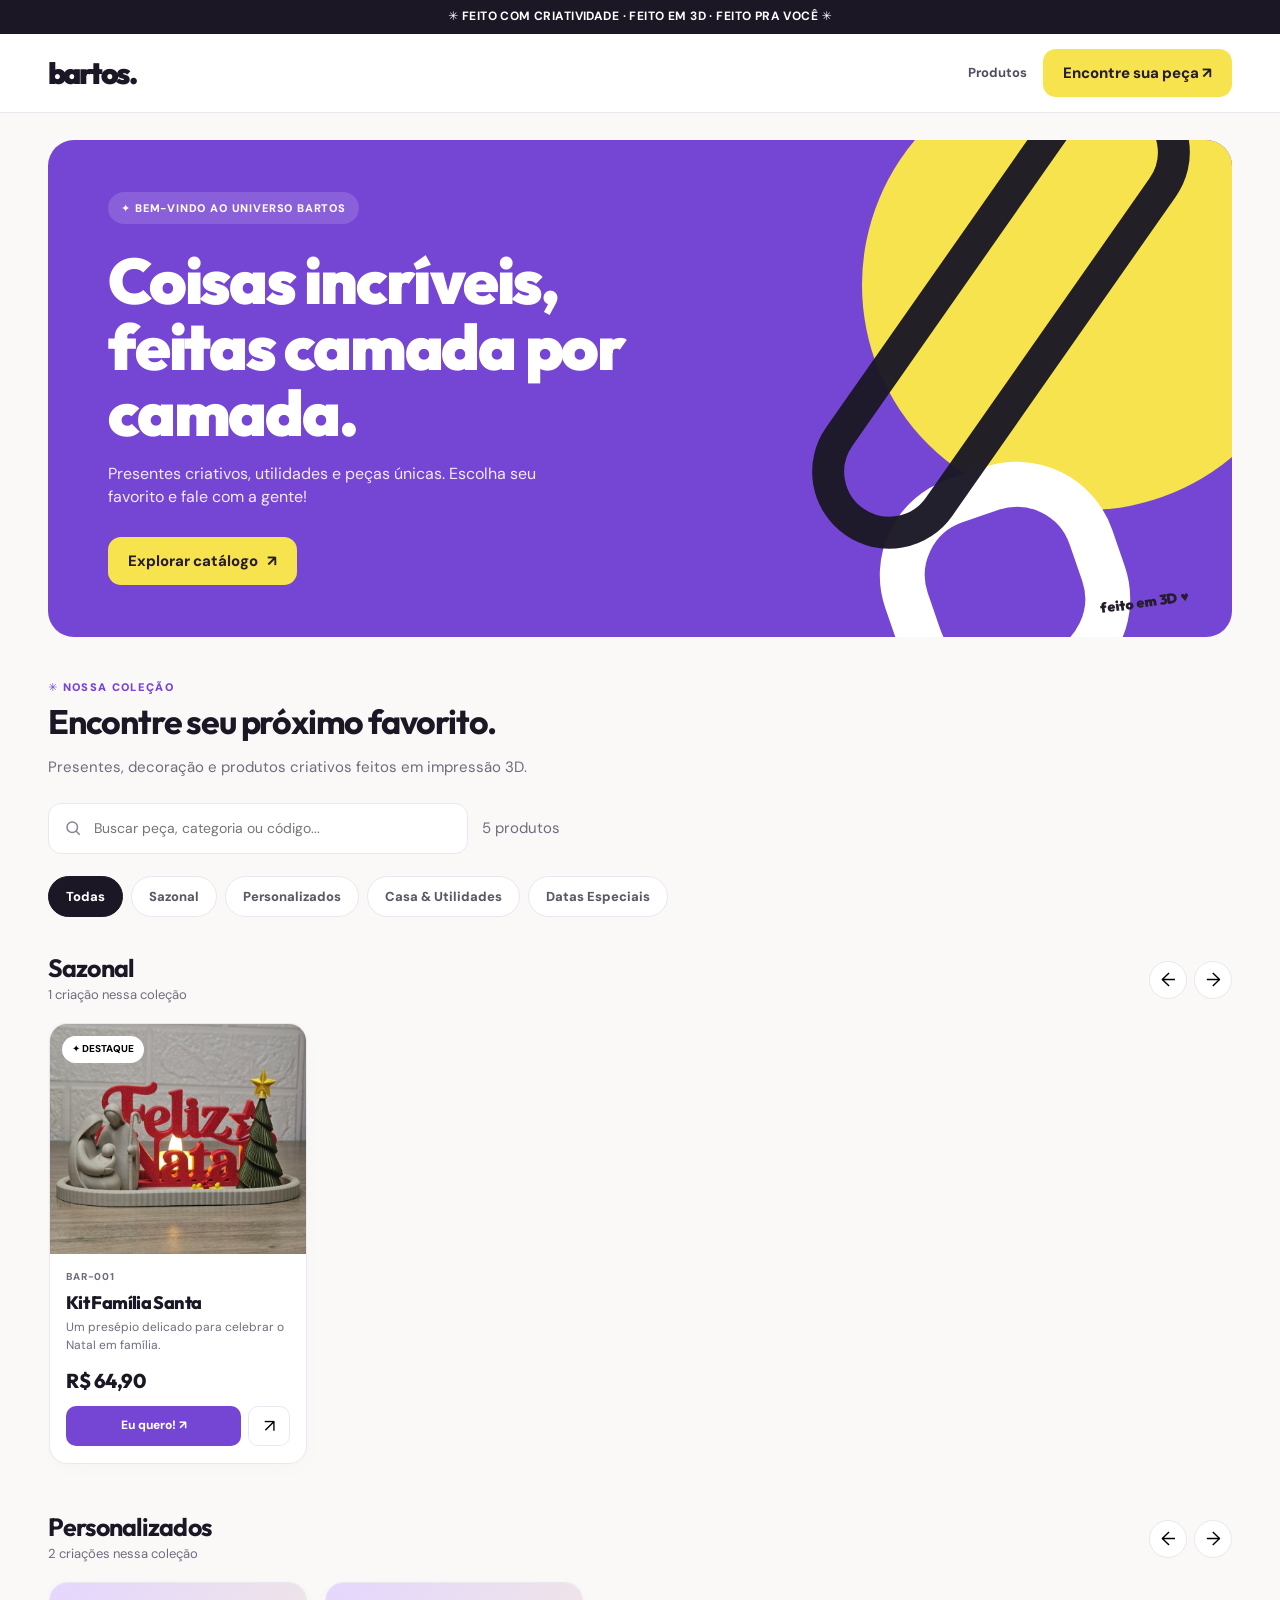
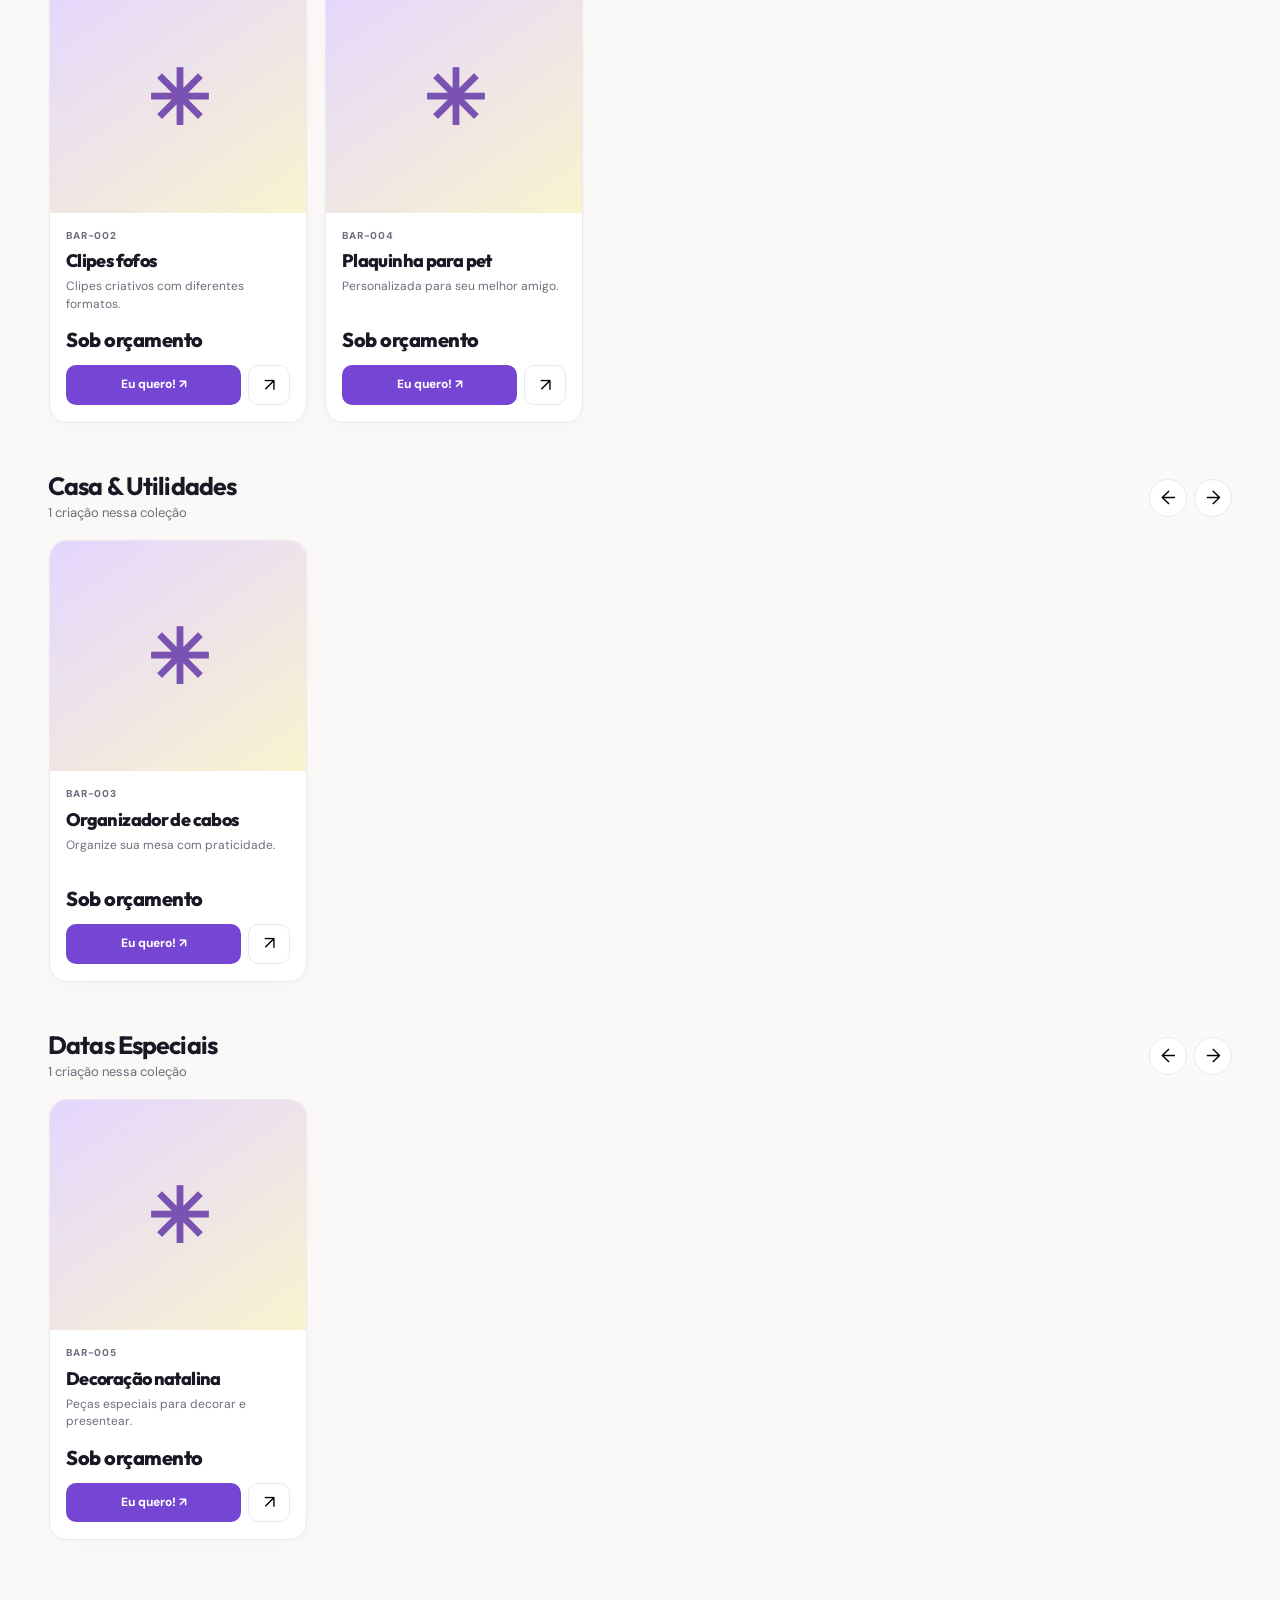
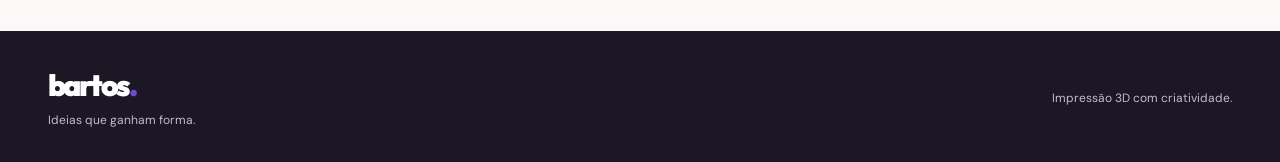
<file: index.html>
<!doctype html>
<html lang="pt-BR">
<head>
  <meta charset="utf-8">
  <meta name="viewport" content="width=device-width, initial-scale=1">
  <meta name="theme-color" content="#7545d4">
  <meta name="description" content="Catálogo de produtos e personalizados impressos em 3D pela Bartos.">
  <title>Bartos — Catálogo de Impressão 3D</title>
  <link rel="stylesheet" href="styles.css">
  <script defer src="catalogo.js"></script>
</head>
<body>
  <div class="announcement">✳ FEITO COM CRIATIVIDADE · FEITO EM 3D · FEITO PRA VOCÊ ✳</div>
  <header class="site-header"><div class="container header-content">
    <a class="brand" href="./" id="brand" aria-label="Bartos, voltar ao início">bartos<span class="brand-dot">.</span></a>
    <nav class="header-actions" aria-label="Atalhos">
      <a href="#produtos" class="header-link">Produtos</a>
      <a id="instagram-link" class="header-link hidden" target="_blank" rel="noopener noreferrer">Instagram ↗</a>
      <a class="btn yellow" id="header-whatsapp" href="#produtos">Encontre sua peça ↗</a>
    </nav>
  </div></header>
  <main>
    <section class="hero-area"><div class="container">
      <div class="hero">
        <div class="hero-copy">
          <span class="tag eyebrow">✦ BEM-VINDO AO UNIVERSO BARTOS</span>
          <h1 id="hero-title">Coisas incríveis, feitas camada por camada.</h1>
          <p id="hero-subtitle">Presentes criativos, utilidades e peças únicas. Escolha seu favorito e fale com a gente!</p>
          <a href="#produtos" class="btn yellow">Explorar catálogo <span aria-hidden="true">↗</span></a>
        </div>
        <div class="hero-blob" aria-hidden="true"></div>
        <span class="hero-note">feito em 3D ♥</span>
      </div>
    </div></section>
    <section id="produtos" class="catalog-top"><div class="container">
      <span class="eyebrow-small">✳ NOSSA COLEÇÃO</span>
      <h2>Encontre seu próximo favorito.</h2>
      <p class="muted" id="catalog-intro">Explore nossas criações, feitas com cuidado em cada detalhe.</p>
      <div class="catalog-toolbar"><label class="search-wrap" aria-label="Buscar produtos"><svg width="18" height="18" viewBox="0 0 24 24" fill="none" stroke="currentColor" stroke-width="2" aria-hidden="true"><circle cx="11" cy="11" r="7"></circle><path d="m16 16 5 5"></path></svg><input id="search" class="search" type="search" placeholder="Buscar peça, categoria ou código..."></label><span id="result-count" class="muted"></span></div>
      <nav id="category-nav" class="category-nav" aria-label="Filtrar categorias"></nav>
      <div id="product-sections" aria-live="polite"></div>
      <div id="empty-state" class="empty-state hidden"><h3>Não encontramos essa peça.</h3><p>Experimente outra categoria ou palavra-chave.</p></div>
    </div></section>
  </main>
  <footer class="site-footer"><div class="container footer-row"><div><div class="brand">bartos<span class="brand-dot">.</span></div><p id="footer-slogan">Ideias que ganham forma.</p></div><div><p>Impressão 3D com criatividade.</p><a class="footer-ig hidden" id="footer-instagram" target="_blank" rel="noopener noreferrer">Nos acompanhe no Instagram ↗</a></div></div></footer>
  <div id="modal" class="modal-backdrop" role="dialog" aria-modal="true" aria-label="Detalhes do produto" aria-hidden="true">
    <div class="product-modal"><button id="modal-close" class="modal-close" aria-label="Fechar">×</button>
      <div class="modal-photo" id="modal-photo"></div><div class="modal-info" id="modal-info"></div>
    </div>
  </div>
</body></html>
</file>
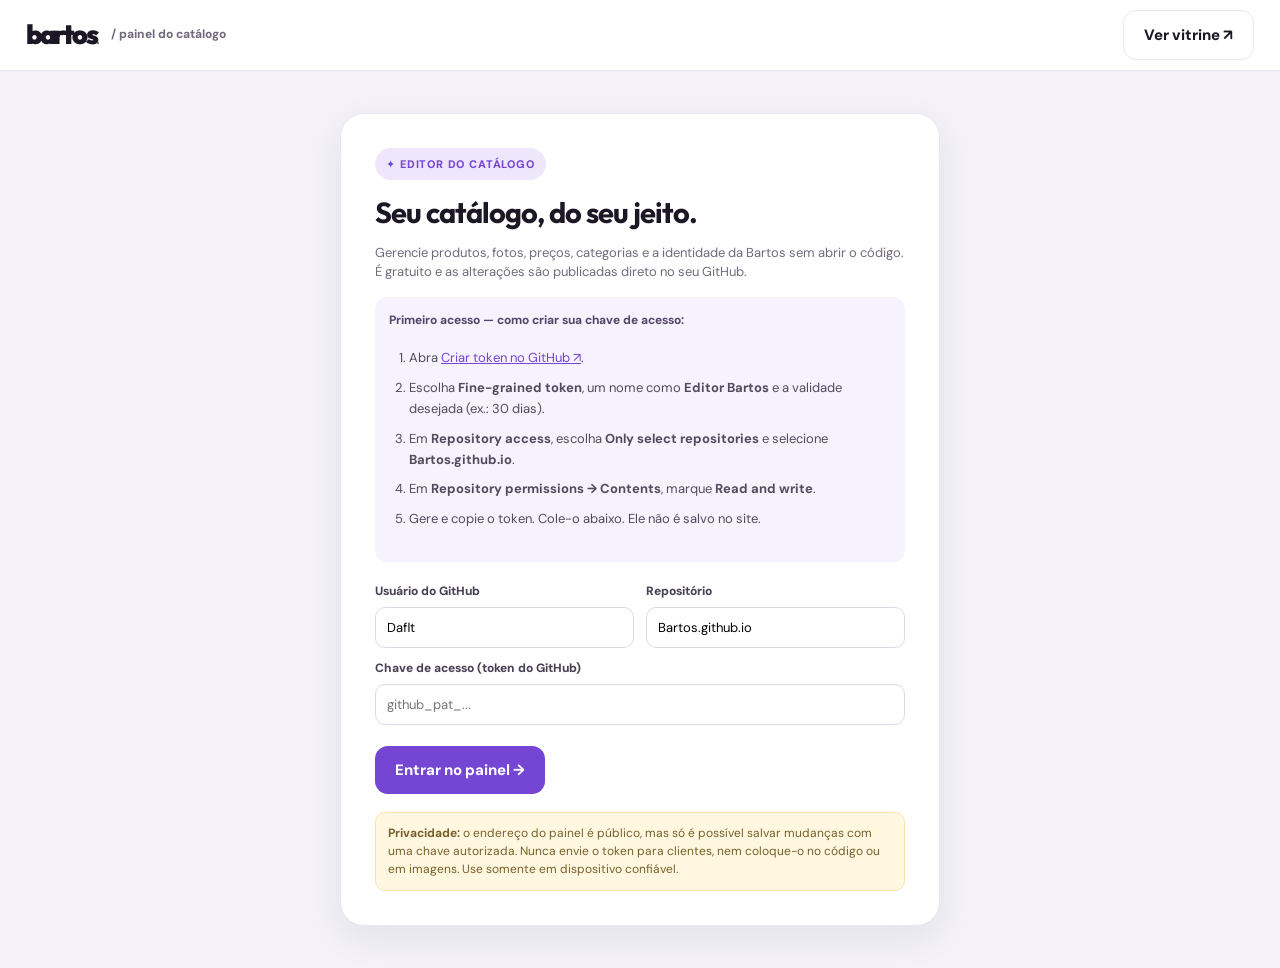
<file: admin.html>
<!doctype html>
<html lang="pt-BR"><head><meta charset="utf-8"><meta name="viewport" content="width=device-width,initial-scale=1"><meta name="robots" content="noindex,nofollow"><title>Editar Catálogo | Bartos</title><link rel="stylesheet" href="styles.css"><script defer src="admin.js"></script></head>
<body class="admin-body">
<header class="admin-header"><div class="admin-header-inner"><div class="admin-header-title"><a class="brand" href="index.html">bartos<span class="brand-dot">.</span></a><span>/ painel do catálogo</span></div><div class="admin-header-actions"><a class="btn ghost" href="index.html" target="_blank" rel="noopener noreferrer">Ver vitrine ↗</a><button class="btn hidden" id="save-btn" type="button">Salvar no site <span aria-hidden="true">↗</span></button><button class="btn ghost hidden" id="logout-btn" type="button">Sair</button></div></div></header>
<div id="login-view" class="login-box">
  <span class="tag login-tag">✦ EDITOR DO CATÁLOGO</span><h1>Seu catálogo, do seu jeito.</h1>
  <p>Gerencie produtos, fotos, preços, categorias e a identidade da Bartos sem abrir o código. É gratuito e as alterações são publicadas direto no seu GitHub.</p>
  <div class="info-box"><strong>Primeiro acesso — como criar sua chave de acesso:</strong>
    <ol class="steps"><li>Abra <a href="https://github.com/settings/personal-access-tokens/new" target="_blank" rel="noopener noreferrer">Criar token no GitHub ↗</a>.</li><li>Escolha <strong>Fine-grained token</strong>, um nome como <strong>Editor Bartos</strong> e a validade desejada (ex.: 30 dias).</li><li>Em <strong>Repository access</strong>, escolha <strong>Only select repositories</strong> e selecione <strong>Bartos.github.io</strong>.</li><li>Em <strong>Repository permissions → Contents</strong>, marque <strong>Read and write</strong>.</li><li>Gere e copie o token. Cole-o abaixo. Ele não é salvo no site.</li></ol>
  </div>
  <form id="login-form"><div class="login-fields"><div class="field"><label for="owner">Usuário do GitHub</label><input id="owner" required autocomplete="off" value="Daflt" placeholder="Seu usuário"></div><div class="field"><label for="repo">Repositório</label><input id="repo" required autocomplete="off" value="Bartos.github.io"></div><div class="field full"><label for="token">Chave de acesso (token do GitHub)</label><input id="token" required type="password" autocomplete="off" spellcheck="false" placeholder="github_pat_..."></div></div><button class="btn" id="login-submit" type="submit">Entrar no painel →</button></form>
  <div class="warn-box" style="margin-top:18px"><strong>Privacidade:</strong> o endereço do painel é público, mas só é possível salvar mudanças com uma chave autorizada. Nunca envie o token para clientes, nem coloque-o no código ou em imagens. Use somente em dispositivo confiável.</div>
</div>
<div class="admin-container hidden" id="admin-view">
  <div class="admin-topline"><div><h1>Painel de controle ✳</h1><p>Edite quando quiser. As mudanças só são publicadas ao clicar em <strong>Salvar no site</strong>.</p></div><span id="status" class="status-pill connected">● Conectado ao GitHub</span></div>
  <div class="admin-layout"><nav class="admin-sidebar" aria-label="Seções do editor"><button data-tab="produtos" class="active">▦ Produtos</button><button data-tab="categorias">▤ Categorias</button><button data-tab="aparencia">✎ Aparência & contato</button><button data-tab="ajuda">ⓘ Ajuda</button></nav>
    <div class="admin-panel" id="panel-produtos"><div style="display:flex;justify-content:space-between;align-items:start;gap:10px;flex-wrap:wrap"><div><h2>Produtos</h2><p class="panel-sub">Adicione, edite e organize as peças do seu catálogo.</p></div><button class="btn" type="button" id="add-product">+ Novo produto</button></div><div class="admin-cols">
      <div class="admin-list"><div class="admin-list-header"><input id="product-search" class="admin-input" placeholder="Buscar produto..."></div><div class="admin-list-scroll" id="product-list"></div></div>
      <div id="product-editor"><div class="empty-state" style="margin:0">Selecione um produto à esquerda para editar.</div></div>
    </div></div>
    <div class="admin-panel hidden" id="panel-categorias"><h2>Categorias</h2><p class="panel-sub">Organize como as coleções aparecem no catálogo.</p><form id="category-add" class="form-actions" style="margin-top:0"><input class="admin-input" style="flex:1;min-width:150px" id="category-name" placeholder="Ex.: Geek & Colecionáveis" required><button class="btn" type="submit">+ Adicionar</button></form><div id="category-list" style="margin-top:19px"></div></div>
    <div class="admin-panel hidden" id="panel-aparencia"><h2>Aparência e contato</h2><p class="panel-sub">Altere os textos, as cores e para onde vão os pedidos.</p><div class="form-grid" id="settings-fields"></div><div style="margin-top:22px" class="mini-preview"><strong>Prévia das cores</strong><p class="muted" style="font-size:12px;margin:6px 0 12px">A vitrine pública só muda depois de salvar e publicar.</p><div id="settings-preview"></div></div></div>
    <div class="admin-panel hidden" id="panel-ajuda"><h2>Como funciona</h2><div class="admin-help"><p><strong>Produtos:</strong> selecione um item, edite e pressione <strong>Salvar no site</strong> no topo. O botão <strong>Nova foto</strong> envia imagens direto para a pasta <code>imagens/</code> do GitHub.</p><p><strong>Publicação:</strong> o salvamento cria um commit em <code>catalogo.json</code>. O GitHub Pages costuma levar alguns instantes até mostrar a atualização.</p><p><strong>Login:</strong> o token é usado somente enquanto o painel está aberto. Fechar ou atualizar a página exige colá-lo novamente.</p><p><strong>Arquivos:</strong> as imagens já enviadas não são apagadas automaticamente do repositório quando você as remove de um produto.</p><p><strong>Segurança:</strong> só você deve ter acesso ao token. Restrinja-o a um único repositório e à permissão Contents (Read and write).</p><p>Se precisar, consulte <a href="https://docs.github.com/pt/authentication/keeping-your-account-and-data-secure/managing-your-personal-access-tokens" target="_blank" rel="noopener noreferrer">a documentação oficial do GitHub</a>.</p><button id="export-json" type="button" class="btn secondary">Baixar backup do catálogo (.json)</button></div></div>
  </div>
</div>
<div id="toast" class="toast hidden" role="status" aria-live="polite"></div>
</body></html>
</file>
<file: styles.css>
@import url('https://fonts.googleapis.com/css2?family=DM+Sans:wght@400;500;600;700;800&family=Outfit:wght@400;500;600;700;800;900&display=swap');
:root{--purple:#7545d4;--yellow:#f7e34d;--ink:#1b1725;--muted:#716b7d;--canvas:#faf9f7;--paper:#fff;--line:#eae7ef;--shadow:0 12px 36px rgba(29,23,52,.075)}
*{box-sizing:border-box}html{scroll-behavior:smooth}body{margin:0;background:var(--canvas);color:var(--ink);font:15px/1.48 'DM Sans',system-ui,-apple-system,Arial,sans-serif}h1,h2,h3,h4{font-family:'Outfit','DM Sans',sans-serif;letter-spacing:-.035em}button,input,select,textarea{font:inherit}button{cursor:pointer}a{color:inherit;text-decoration:none}img{max-width:100%}button:focus-visible,a:focus-visible,input:focus-visible,select:focus-visible,textarea:focus-visible{outline:3px solid var(--purple);outline-offset:3px}.container{max-width:1240px;margin:0 auto;padding:0 28px}.tag{display:inline-flex;align-items:center;gap:7px;border-radius:99px;font-weight:800;font-size:11px;letter-spacing:.075em;text-transform:uppercase}.muted{color:var(--muted)}.icon-btn{display:grid;place-items:center;border:1px solid var(--line);border-radius:50%;background:#fff;width:38px;height:38px}.icon-btn:hover{background:#f1ebfc}.btn{border:0;display:inline-flex;align-items:center;justify-content:center;gap:9px;padding:13px 20px;border-radius:13px;background:var(--purple);color:#fff;font-weight:800;white-space:nowrap;transition:transform .15s ease,filter .15s ease}.btn:hover{transform:translateY(-1px);filter:brightness(.97)}.btn.secondary{background:#f2eafa;color:var(--purple)}.btn.ghost{background:var(--paper);border:1px solid var(--line);color:var(--ink)}.btn.yellow{background:var(--yellow);color:#251d2e}.btn:disabled{opacity:.5;cursor:not-allowed;transform:none}.site-header{background:var(--paper);border-bottom:1px solid var(--line);position:sticky;top:0;z-index:20}.header-content{min-height:78px;display:flex;justify-content:space-between;align-items:center;gap:20px}.brand{font-family:Outfit,sans-serif;font-size:30px;font-weight:900;letter-spacing:-.085em;white-space:nowrap}.brand-dot{color:var(--purple)}.brand-logo{max-width:146px;max-height:54px;object-fit:contain}.header-actions{display:flex;align-items:center;gap:16px}.header-link{color:#524c5d;font-weight:700;font-size:13px}.header-link:hover{color:var(--purple)}.announcement{background:var(--ink);color:#fff;text-align:center;padding:8px;font-size:12px;font-weight:700;letter-spacing:.035em}.hero-area{padding:27px 0 24px}.hero{position:relative;min-height:330px;display:flex;align-items:center;overflow:hidden;background:var(--purple);border-radius:26px;padding:52px 60px;color:white;isolation:isolate}.hero:before{content:'';position:absolute;background:var(--yellow);border-radius:50%;height:450px;width:450px;right:-80px;top:-80px;z-index:-2}.hero:after{content:'';position:absolute;right:13%;top:-100px;height:480px;width:90px;transform:rotate(35deg);border:32px solid var(--ink);border-radius:90px;opacity:.96;z-index:-1}.hero-blob{position:absolute;right:9%;bottom:-70px;width:240px;height:240px;border:45px solid #fff;border-radius:42%;transform:rotate(-19deg);z-index:-1}.hero-copy{max-width:620px}.hero .eyebrow{background:#ffffff24;padding:8px 13px}.hero h1{font-size:clamp(38px,5vw,65px);line-height:1.035;margin:24px 0 15px;font-weight:900;max-width:640px}.hero p{font-size:16px;max-width:480px;margin:0 0 28px;color:#f3eafe}.hero-note{position:absolute;right:43px;bottom:25px;color:#251d2e;font-weight:900;font-family:Outfit,sans-serif;font-size:14px;transform:rotate(-8deg);z-index:1}.catalog-top{padding:14px 0 0}.eyebrow-small{font-size:11px;font-weight:900;letter-spacing:.12em;text-transform:uppercase;color:var(--purple)}.catalog-top h2{font-size:34px;line-height:1.1;margin:6px 0 5px}.catalog-toolbar{display:flex;align-items:center;gap:14px;flex-wrap:wrap;margin-top:25px;margin-bottom:18px}.search-wrap{position:relative;max-width:420px;flex:1;min-width:210px}.search-wrap svg{position:absolute;left:16px;top:16px;pointer-events:none;color:#8a8294}.search{background:#fff;border:1px solid var(--line);width:100%;border-radius:13px;padding:14px 16px 14px 45px;outline:0;font-size:14px}.search:focus{border-color:var(--purple);box-shadow:0 0 0 3px #7545d419}.category-nav{display:flex;gap:8px;overflow:auto;scrollbar-width:thin;padding:4px 0 9px;margin-bottom:5px}.cat-chip{white-space:nowrap;border-radius:99px;background:var(--paper);border:1px solid var(--line);padding:10px 17px;color:#5c5666;font-size:13px;font-weight:800;transition:.15s}.cat-chip.active,.cat-chip:hover{background:var(--ink);color:#fff;border-color:var(--ink)}.section{padding:24px 0 11px}.section-head{display:flex;justify-content:space-between;gap:20px;align-items:center;margin-bottom:16px}.section-head h2{font-size:25px;margin:0}.section-head p{margin:3px 0 0;color:var(--muted);font-size:13px}.section-controls{display:flex;gap:7px}.scroll-btn{border:1px solid var(--line);background:#fff;border-radius:50%;height:38px;width:38px;font-size:19px;display:grid;place-items:center}.scroll-btn:hover{background:var(--ink);color:#fff}.product-track{display:flex;gap:18px;overflow-x:auto;scroll-snap-type:x mandatory;scrollbar-width:thin;padding:2px 1px 15px}.product-card{scroll-snap-align:start;flex:0 0 258px;min-width:0;border:1px solid var(--line);border-radius:18px;background:var(--paper);overflow:hidden;box-shadow:0 4px 20px #21173805;display:flex;flex-direction:column}.product-image{border:none;padding:0;display:block;position:relative;width:100%;height:230px;overflow:hidden;background:#eee9f6;cursor:pointer}.product-image img{width:100%;height:100%;object-fit:cover;transition:transform .35s ease}.product-image:hover img{transform:scale(1.05)}.product-placeholder{height:100%;width:100%;display:flex;align-items:center;justify-content:center;background:linear-gradient(145deg,#e4d6ff,#f9f3cf);color:#7952b2;font-family:Outfit;font-size:75px;font-weight:900}.photo-label{position:absolute;left:12px;top:12px;background:#fff;border-radius:99px;font-weight:800;font-size:10px;padding:6px 10px}.product-details{padding:16px 16px 17px;display:flex;flex:1;flex-direction:column}.product-code{font-size:10px;color:var(--muted);font-weight:800;letter-spacing:.085em;text-transform:uppercase}.product-details h3{font-size:18px;line-height:1.2;margin:7px 0 6px;font-weight:800}.product-desc{font-size:12px;line-height:1.48;color:var(--muted);margin:0 0 13px;min-height:36px;display:-webkit-box;-webkit-box-orient:vertical;-webkit-line-clamp:2;overflow:hidden}.product-price{font:800 20px Outfit,sans-serif;letter-spacing:-.025em;margin-top:auto}.product-actions{display:flex;gap:7px;margin-top:13px}.product-actions .btn{flex:1;padding:11px 9px;font-size:12px;border-radius:10px}.product-actions .details-btn{flex:0 0 42px;border:1px solid var(--line);border-radius:10px;background:white;font-size:18px}.empty-state{background:#fff;padding:65px 20px;border:1px dashed #ded8e7;border-radius:20px;text-align:center;margin:30px 0;color:var(--muted)}.empty-state h3{color:var(--ink);margin-bottom:4px}.site-footer{margin-top:65px;background:var(--ink);color:#fff;padding:32px 0}.footer-row{display:flex;justify-content:space-between;gap:20px;align-items:center}.footer-row p{color:#c2bdcb;font-size:12px;margin:4px 0 0}.footer-row .brand{color:white}.footer-ig{text-decoration:underline;color:var(--yellow)}.modal-backdrop{position:fixed;inset:0;z-index:100;background:#161122bf;display:none;align-items:center;justify-content:center;padding:18px}.modal-backdrop.open{display:flex}.product-modal{background:#fff;border-radius:22px;width:min(900px,100%);position:relative;max-height:min(90vh,820px);overflow:auto;display:grid;grid-template-columns:1.1fr 1fr;box-shadow:0 18px 70px #0005}.modal-close{position:absolute;top:12px;right:12px;z-index:1;background:#fff;border-radius:99px;width:38px;height:38px;border:1px solid var(--line);font-size:22px}.modal-photo{min-height:390px;background:#e8dcf8;position:relative}.modal-photo img{height:100%;width:100%;object-fit:cover;position:absolute;inset:0}.modal-nav{position:absolute;z-index:1;top:50%;transform:translateY(-50%);background:#fff;border:0;width:36px;height:36px;border-radius:50%;font-size:21px;box-shadow:var(--shadow)}.modal-nav.prev{left:12px}.modal-nav.next{right:12px}.modal-counter{position:absolute;bottom:12px;left:50%;transform:translateX(-50%);padding:5px 9px;border-radius:99px;background:#fff;font-size:12px;font-weight:800}.modal-info{padding:55px 27px 27px;display:flex;flex-direction:column}.modal-info h2{font-size:31px;line-height:1.1;margin:13px 0}.modal-info p{line-height:1.65;color:var(--muted)}.modal-info .btn{width:100%;margin-top:18px}.body-locked{overflow:hidden}
/* Painel */
.admin-body{background:#f4f2f8;min-height:100vh}.admin-header{position:sticky;top:0;z-index:50;background:#fff;border-bottom:1px solid var(--line)}.admin-header-inner{display:flex;justify-content:space-between;align-items:center;gap:14px;min-height:70px;padding:0 26px}.admin-header-title{display:flex;align-items:center;gap:13px}.admin-header-title .brand{font-size:27px}.admin-header-title span{font-size:12px;font-weight:800;color:var(--muted)}.admin-header-actions{display:flex;gap:8px;align-items:center}.admin-container{max-width:1310px;margin:24px auto;padding:0 24px}.admin-topline{display:flex;justify-content:space-between;gap:15px;align-items:center;margin-bottom:23px}.admin-topline h1{font-size:27px;margin:0}.admin-topline p{margin:4px 0 0;color:var(--muted);font-size:13px}.status-pill{border-radius:99px;padding:8px 12px;background:#e9e5f1;color:#665977;font-size:11px;font-weight:800}.status-pill.connected{background:#ddf5e7;color:#146f41}.admin-layout{display:grid;grid-template-columns:215px minmax(0,1fr);gap:24px}.admin-sidebar{background:#fff;border:1px solid var(--line);padding:13px;border-radius:18px;height:fit-content}.admin-sidebar button{width:100%;border:0;background:transparent;text-align:left;display:flex;align-items:center;gap:10px;padding:12px 13px;border-radius:10px;color:#514a5d;font-weight:800;font-size:13px}.admin-sidebar button.active{background:#f1eafd;color:var(--purple)}.admin-sidebar button:hover{background:#f7f3ff}.admin-panel{background:#fff;border:1px solid var(--line);border-radius:20px;padding:25px;min-width:0;box-shadow:0 5px 22px #281d3707}.admin-panel h2{margin:0 0 4px;font-size:23px}.admin-panel .panel-sub{font-size:13px;color:var(--muted);margin:0 0 22px}.admin-cols{display:grid;grid-template-columns:minmax(260px,.85fr) minmax(300px,1fr);gap:24px}.admin-list{border:1px solid var(--line);border-radius:13px;overflow:hidden;min-width:0}.admin-list-header{display:flex;gap:9px;padding:12px;border-bottom:1px solid var(--line)}.admin-list-header input{min-width:0;flex:1}.admin-list-scroll{max-height:700px;overflow:auto}.product-row{border:0;border-bottom:1px solid #f0eef3;background:white;padding:10px 12px;display:flex;align-items:center;text-align:left;width:100%;gap:12px}.product-row:hover,.product-row.active{background:#f5f0ff}.product-thumb{background:#eee7f7;border-radius:10px;flex:0 0 49px;width:49px;height:49px;overflow:hidden;display:grid;place-items:center;color:#8b69bc;font-weight:900}.product-thumb img{width:100%;height:100%;object-fit:cover}.product-row-main{min-width:0;flex:1}.product-row-main strong{display:block;font-size:12px;overflow:hidden;text-overflow:ellipsis;white-space:nowrap}.product-row-main span{display:block;font-size:11px;color:var(--muted);margin-top:2px}.product-row:not(.active) .product-thumb img{filter:saturate(.85)}.form-grid{display:grid;grid-template-columns:repeat(2,minmax(0,1fr));gap:13px}.field{display:flex;flex-direction:column;gap:6px;min-width:0}.field.full{grid-column:1/-1}.field label{font-size:12px;font-weight:800;color:#484055}.field input,.field textarea,.field select,.admin-input{min-height:41px;border:1px solid #ded9e7;border-radius:10px;padding:10px 11px;background:#fff;width:100%;font-size:13px;outline:0}.field textarea{resize:vertical;min-height:82px}.field input:focus,.field textarea:focus,.field select:focus,.admin-input:focus{border-color:var(--purple);box-shadow:0 0 0 3px #7545d419}.check-row{display:flex;gap:15px;flex-wrap:wrap;padding:12px 0}.check-row label{display:flex;align-items:center;gap:7px;font-size:12px;font-weight:700}.form-actions{display:flex;gap:8px;flex-wrap:wrap;margin-top:20px}.form-actions .btn{font-size:12px;padding:10px 12px}.photo-grid{display:flex;flex-wrap:wrap;gap:10px}.photo-item{position:relative;width:88px}.photo-item img{height:84px;width:88px;object-fit:cover;border-radius:10px;background:#eee}.photo-item .remove{position:absolute;right:-5px;top:-5px;background:#29222d;color:#fff;border:2px solid white;border-radius:50%;font-size:11px;width:23px;height:23px}.photo-item .small-label{display:block;color:var(--muted);font-size:10px;text-align:center}.upload-area{display:inline-flex;align-items:center;justify-content:center;gap:7px;border:1px dashed var(--purple);color:var(--purple);border-radius:11px;padding:12px;cursor:pointer;font-size:12px;font-weight:800}.upload-area input{display:none}.mini-preview{border:1px solid var(--line);padding:16px;border-radius:15px;background:#faf9fc}.mini-preview-card{background:#fff;border:1px solid var(--line);border-radius:13px;overflow:hidden;max-width:290px}.mini-preview-card .photo{height:155px;background:#e4d6f7;display:grid;place-items:center}.mini-preview-card .photo img{width:100%;height:100%;object-fit:cover}.mini-preview-card .inner{padding:12px}.mini-preview-card h3{margin:3px 0;font-size:16px}.mini-preview-card p{margin:3px 0 9px;color:var(--muted);font-size:11px}.mini-preview-btn{padding:9px;text-align:center;background:var(--purple);color:#fff;border-radius:8px;font-weight:800;font-size:12px}.category-row{display:flex;gap:9px;align-items:center;padding:11px;border:1px solid var(--line);border-radius:12px;margin-top:9px}.category-row strong{flex:1;font-size:13px}.category-row .small-actions{display:flex;gap:5px}.small-button{border:1px solid var(--line);border-radius:8px;background:#fff;padding:7px 10px;font-weight:700;color:#4d4557;font-size:12px}.small-button.danger{color:#c34554}.small-button:hover{background:#f5f0ff}.color-field{display:flex;gap:9px;align-items:center}.color-field input[type=color]{width:48px;height:42px;padding:3px;cursor:pointer}.login-box{max-width:600px;margin:42px auto;background:white;border:1px solid var(--line);border-radius:24px;padding:34px;box-shadow:var(--shadow)}.login-box h1{font-size:29px;line-height:1.12;margin:17px 0 9px}.login-box p{color:var(--muted);font-size:13px}.login-tag{background:#eee7fc;color:#7545d4;padding:8px 11px}.steps{margin:18px 0;padding-left:20px;color:#524b5d;font-size:13px}.steps li{margin:9px 0}.steps a{color:var(--purple);text-decoration:underline}.login-fields{display:grid;grid-template-columns:1fr 1fr;gap:12px;margin:21px 0}.login-fields .full{grid-column:1/-1}.info-box{background:#f6f2fe;border-radius:12px;padding:14px;margin:16px 0;font-size:12px;color:#514568;line-height:1.6}.warn-box{background:#fff7df;border:1px solid #f3e5b2;border-radius:10px;color:#77602b;padding:12px;font-size:12px}.hidden{display:none!important}.save-dot{display:inline-block;width:8px;height:8px;border-radius:50%;background:#c0bbc6}.save-dot.pending{background:#f59e0b}.save-dot.saved{background:#20aa69}.toast{position:fixed;bottom:22px;right:22px;background:#221c2e;color:#fff;padding:14px 18px;border-radius:12px;z-index:300;box-shadow:var(--shadow);font-weight:700;font-size:13px;max-width:min(420px,calc(100vw - 44px))}.toast.error{background:#a92742}.admin-help{font-size:13px;line-height:1.7;color:#555065}.admin-help a{color:var(--purple);text-decoration:underline}.admin-help code{background:#f3eff8;border-radius:4px;padding:3px 5px}.no-photo{height:100%;width:100%;display:grid;place-items:center;font-size:36px;color:#9973c1}
@media(max-width:900px){.admin-layout{grid-template-columns:1fr}.admin-sidebar{display:flex;overflow:auto;gap:5px}.admin-sidebar button{white-space:nowrap;width:auto}.admin-cols{grid-template-columns:1fr}.admin-list-scroll{max-height:310px}.hero{padding:40px;min-height:330px}.hero:before{right:-200px}.hero:after{right:3%}}
@media(max-width:640px){.container{padding:0 16px}.header-content{min-height:66px}.brand{font-size:27px}.header-link{font-size:12px}.hero-area{padding-top:15px}.hero{padding:31px 24px;min-height:345px;border-radius:18px;align-items:flex-start}.hero h1{font-size:39px;max-width:340px}.hero p{font-size:13px;max-width:260px}.hero:before{width:260px;height:260px;right:-128px;top:140px}.hero:after{height:200px;width:50px;border-width:18px;right:5%;top:160px}.hero-blob{height:120px;width:120px;border-width:25px;right:12%;bottom:-30px}.hero-note{font-size:11px;right:10px;bottom:20px}.catalog-top h2{font-size:29px}.section-head h2{font-size:22px}.product-card{flex-basis:220px}.product-image{height:190px}.footer-row{align-items:start;flex-direction:column}.product-modal{display:block;max-height:92vh}.modal-photo{height:310px;min-height:310px}.modal-info{padding:18px 20px 24px}.admin-container{padding:0 12px;margin:15px auto}.admin-header-inner{padding:0 12px}.admin-header-title span{display:none}.admin-header-actions .btn{padding:10px 11px;font-size:11px}.admin-panel{padding:16px}.login-box{margin:15px 12px;padding:21px}.login-fields{grid-template-columns:1fr}.login-fields .full{grid-column:1}.form-grid{grid-template-columns:1fr}.field.full{grid-column:1}.admin-topline h1{font-size:23px}}
</file>
